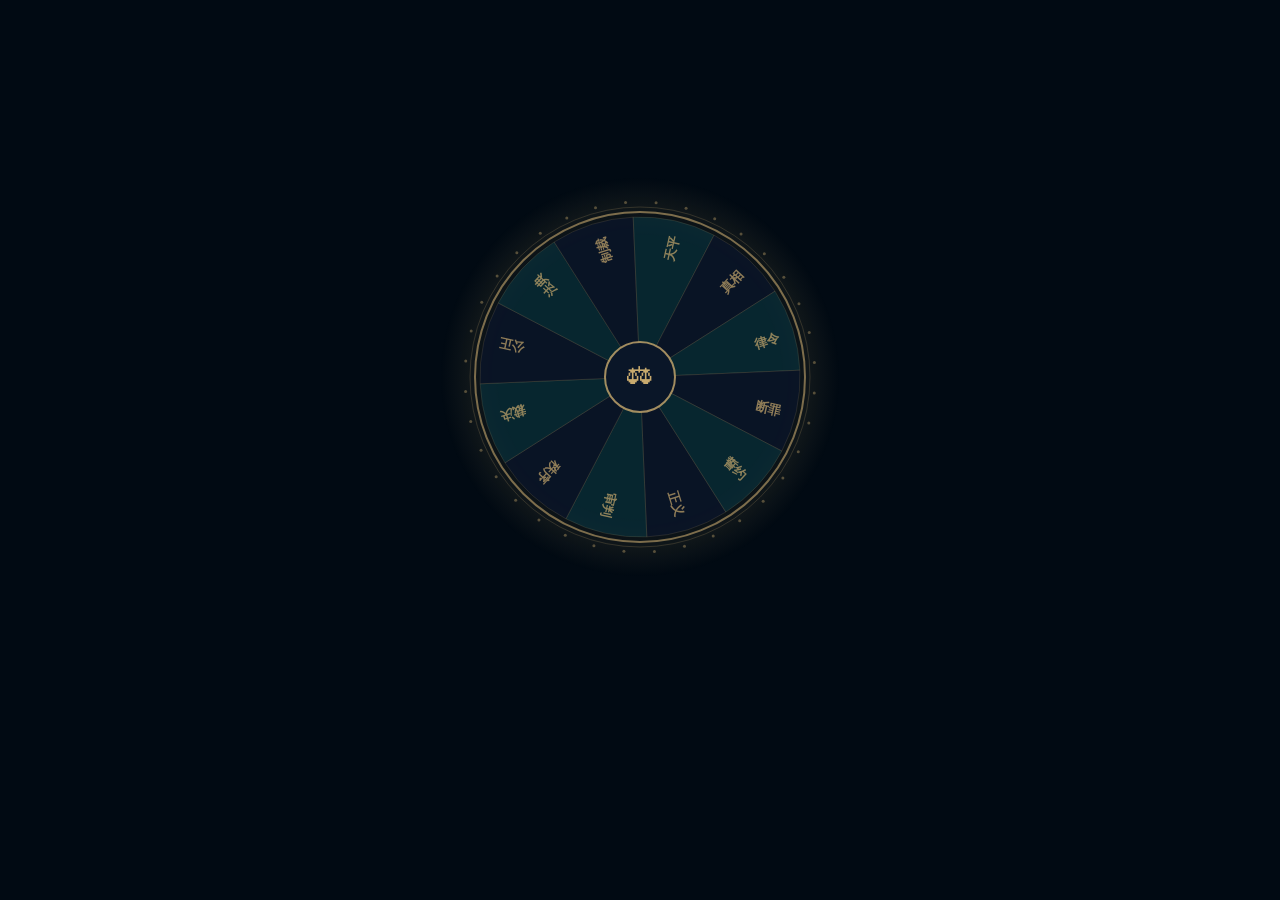
<file: index.html>
<!DOCTYPE html>
<html lang="zh-CN">
<head>
    <meta charset="UTF-8">
    <meta name="viewport" content="width=device-width, initial-scale=1.0">
    <title>英雄联盟 - 正义审判庭</title>
    <link rel="stylesheet" href="style.css">
</head>
<body>
    <!-- 开场动画层 -->
    <div id="intro-overlay" class="intro-overlay">
        <canvas id="intro-wheel" width="400" height="400"></canvas>
        <div id="intro-text" class="intro-text">
            <div class="intro-line line-1">THE TRIBUNAL</div>
            <div class="intro-line line-2">正 义 审 判 庭</div>
            <div class="intro-line line-3">审判之轮，即将转动</div>
        </div>
    </div>

    <!-- 登录页面 -->
    <div id="login-page" class="login-page">
        <div class="login-container">
            <div class="logo-area">
                <canvas id="logo-wheel" width="160" height="160"></canvas>
                <h1>正义审判庭</h1>
                <p class="subtitle">League of Legends Tribunal</p>
            </div>
            <div class="login-form">
                <div class="input-group">
                    <label>召唤师名称</label>
                    <input type="text" id="username" placeholder="输入你的名字" maxlength="16" autocomplete="off">
                </div>
                <button id="enter-btn">
                    <span class="btn-text">进入审判庭</span>
                    <span class="btn-arrow">&#9654;</span>
                </button>
            </div>
            <div class="online-count">
                已有 <span id="login-member-count">0</span> 位召唤师加入审判庭
            </div>
        </div>
        <div class="particles" id="particles"></div>
        <div class="corner-decor top-left"></div>
        <div class="corner-decor top-right"></div>
        <div class="corner-decor bottom-left"></div>
        <div class="corner-decor bottom-right"></div>
    </div>

    <!-- 跳转过渡层 -->
    <div id="exit-overlay" class="exit-overlay">
        <div class="exit-content">
            <div class="exit-wheel">&#9878;</div>
            <div class="exit-name" id="exit-name"></div>
            <div class="exit-sub">传送至审判庭...</div>
        </div>
    </div>

    <script src="intro.js"></script>
</body>
</html>
</file>
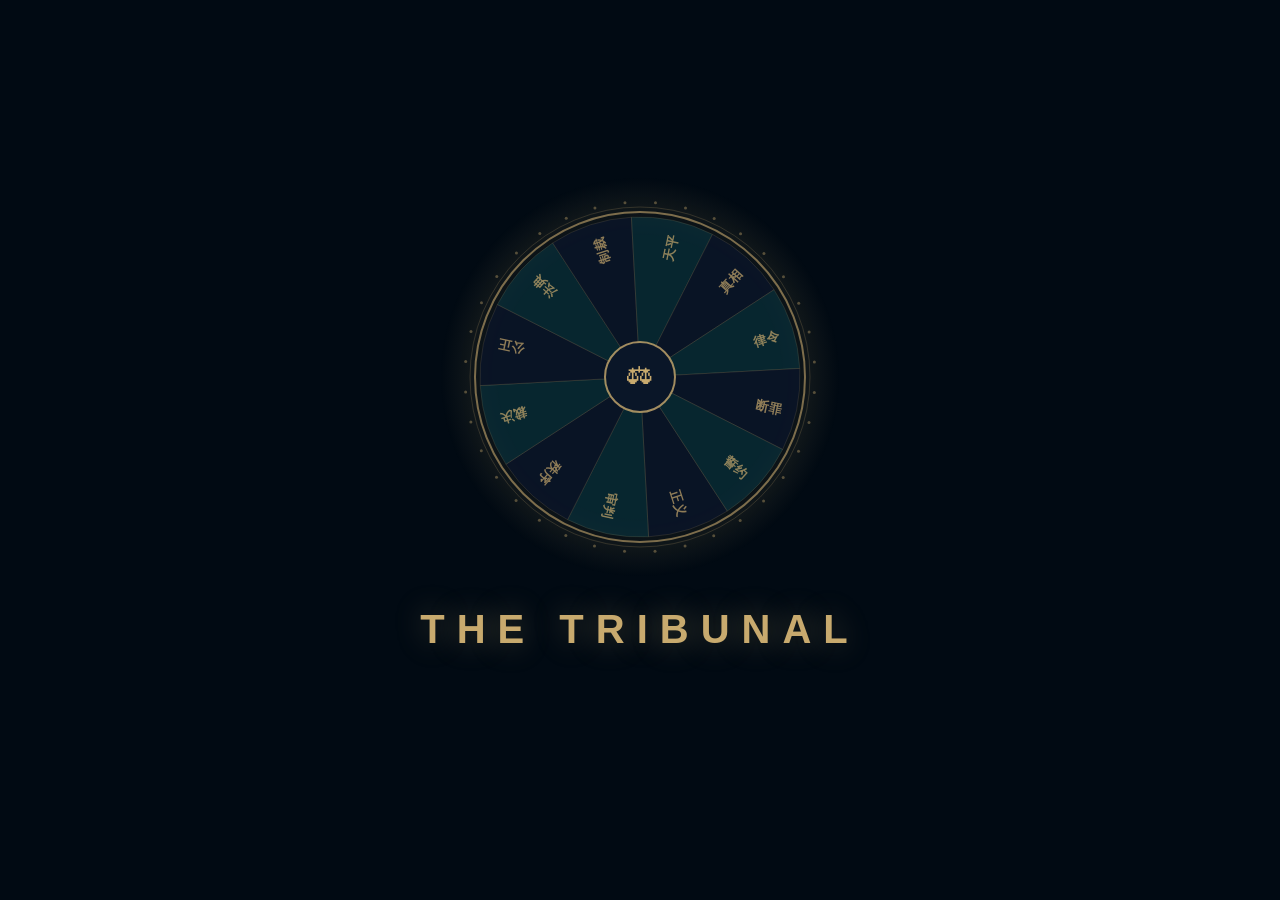
<file: tribunal.html>
<!DOCTYPE html>
<html lang="zh-CN">
<head>
    <meta charset="UTF-8">
    <meta name="viewport" content="width=device-width, initial-scale=1.0">
    <title>正义审判庭 - 审判之轮</title>
    <link rel="stylesheet" href="style.css">
</head>
<body>
    <header>
        <div class="header-left">
            <span class="header-logo">&#9878;</span>
            <span class="header-title">正义审判庭</span>
        </div>
        <div class="header-right">
            <span id="display-name" class="summoner-name"></span>
            <a href="index.html" class="logout-btn">退出</a>
        </div>
    </header>

    <!-- 入场过渡动画 -->
    <div id="enter-transition" class="enter-transition">
        <div class="transition-content">
            <div class="transition-wheel-icon">&#9878;</div>
            <div class="transition-name" id="transition-name"></div>
            <div class="transition-sub">正在进入审判庭...</div>
        </div>
    </div>

    <main>
        <!-- 成员管理 -->
        <section class="members-section">
            <div class="members-header">
                <h3>审判庭成员 (<span id="member-count">0</span>)</h3>
                <div class="member-actions">
                    <button class="clear-btn" onclick="clearMembers()">清空成员</button>
                </div>
            </div>
            <div id="member-list" class="member-list">
                <p class="empty-members">暂无成员，请邀请召唤师登录加入</p>
            </div>
            <div class="add-member-row">
                <input type="text" id="add-member-input" placeholder="手动添加成员名称" maxlength="16">
                <button onclick="addMemberManually()">添加</button>
            </div>
        </section>

        <!-- 转盘区域 -->
        <section class="wheel-section">
            <h2>转动审判之轮，选出被审判者</h2>
            <p class="wheel-desc">命运之轮将从所有召唤师中选出一位接受审判，英雄联盟的英雄将担任法官</p>
            <p id="wheel-warning" class="wheel-warning hidden">至少需要 2 位成员才能开始审判</p>

            <div class="wheel-wrapper">
                <div class="wheel-pointer">&#9660;</div>
                <canvas id="wheel-canvas" width="500" height="500"></canvas>
            </div>

            <button id="spin-btn" class="spin-button" onclick="spinWheel()" disabled>转动审判之轮</button>
        </section>

        <!-- 审判结果 -->
        <div id="result-panel" class="result-panel hidden">
            <div class="result-content">
                <div class="result-badge">&#9878;</div>
                <h2 id="result-title"></h2>
                <p id="result-desc"></p>

                <div class="judge-card" id="judge-card">
                    <div class="judge-card-header">主审法官</div>
                    <div class="judge-avatar" id="judge-avatar"></div>
                    <div class="judge-name" id="judge-hero-name"></div>
                    <div class="judge-title" id="judge-hero-title"></div>
                    <div class="judge-quote" id="judge-quote"></div>
                </div>

                <div class="result-info">
                    <div class="info-item">
                        <span class="info-label">被审判者</span>
                        <span id="result-accused" class="info-value accused-value"></span>
                    </div>
                    <div class="info-item">
                        <span class="info-label">主审法官</span>
                        <span id="result-judge" class="info-value"></span>
                    </div>
                    <div class="info-item">
                        <span class="info-label">发起人</span>
                        <span id="result-summoner" class="info-value"></span>
                    </div>
                    <div class="info-item">
                        <span class="info-label">案件编号</span>
                        <span id="result-case" class="info-value"></span>
                    </div>
                </div>
                <button class="retry-btn" onclick="resetWheel()">重新审判</button>
            </div>
        </div>

        <!-- 历史记录 -->
        <section class="history-section">
            <h3>审判记录</h3>
            <div id="history-list" class="history-list">
                <p class="empty-history">暂无审判记录</p>
            </div>
        </section>
    </main>

    <script src="app.js"></script>
</body>
</html>
</file>
<file: style.css>
* {
    margin: 0;
    padding: 0;
    box-sizing: border-box;
}

:root {
    --gold: #c8aa6e;
    --gold-dark: #a0844e;
    --gold-light: #f0e6d2;
    --blue-dark: #010a13;
    --blue-mid: #0a1628;
    --blue-light: #0a323c;
    --teal: #0ac8b9;
    --red: #e84057;
}

body {
    font-family: 'Segoe UI', 'Microsoft YaHei', sans-serif;
    background: var(--blue-dark);
    color: var(--gold-light);
    min-height: 100vh;
    overflow-x: hidden;
}

/* ========================================
   开场动画
   ======================================== */
.intro-overlay {
    position: fixed;
    inset: 0;
    z-index: 1000;
    background: var(--blue-dark);
    display: flex;
    flex-direction: column;
    align-items: center;
    justify-content: center;
    gap: 30px;
    transition: opacity 0.8s ease;
}

.intro-text {
    display: flex;
    flex-direction: column;
    align-items: center;
    gap: 12px;
}

.intro-line {
    opacity: 0;
    transform: translateY(20px);
    transition: all 0.8s ease;
}

.intro-line.show {
    opacity: 1;
    transform: translateY(0);
}

.line-1 {
    font-size: 40px;
    color: var(--gold);
    letter-spacing: 12px;
    font-weight: bold;
    text-shadow: 0 0 30px rgba(200,170,110,0.4);
}

.line-2 {
    font-size: 22px;
    color: var(--gold-dark);
    letter-spacing: 10px;
}

.line-3 {
    font-size: 14px;
    color: rgba(200,170,110,0.5);
    letter-spacing: 4px;
}

/* ========================================
   登录页
   ======================================== */
.login-page {
    min-height: 100vh;
    display: flex;
    align-items: center;
    justify-content: center;
    background: radial-gradient(ellipse at center, #0a1628 0%, #010a13 70%);
    position: relative;
    overflow: hidden;
    opacity: 0;
    transition: opacity 0.8s ease;
}

.login-page.visible {
    opacity: 1;
}

.login-container {
    text-align: center;
    z-index: 2;
    animation: fadeInUp 0.8s ease 0.2s both;
}

@keyframes fadeInUp {
    from { opacity: 0; transform: translateY(30px); }
    to { opacity: 1; transform: translateY(0); }
}

.logo-area {
    display: flex;
    flex-direction: column;
    align-items: center;
}

.logo-area canvas {
    margin-bottom: 15px;
}

.logo-area h1 {
    font-size: 48px;
    color: var(--gold);
    letter-spacing: 8px;
    text-shadow: 0 0 20px rgba(200,170,110,0.3);
}

.subtitle {
    font-size: 14px;
    color: var(--gold-dark);
    letter-spacing: 4px;
    margin-top: 8px;
    text-transform: uppercase;
}

.login-form {
    margin-top: 45px;
    display: flex;
    flex-direction: column;
    align-items: center;
    gap: 20px;
}

.input-group {
    display: flex;
    flex-direction: column;
    align-items: center;
    gap: 8px;
}

.input-group label {
    font-size: 12px;
    color: var(--gold-dark);
    letter-spacing: 3px;
    text-transform: uppercase;
}

.login-form input {
    width: 320px;
    padding: 14px 20px;
    background: rgba(10,50,60,0.6);
    border: 1px solid var(--gold-dark);
    color: var(--gold-light);
    font-size: 16px;
    text-align: center;
    outline: none;
    transition: all 0.3s;
}

.login-form input::placeholder {
    color: rgba(200,170,110,0.4);
}

.login-form input:focus {
    border-color: var(--gold);
    box-shadow: 0 0 15px rgba(200,170,110,0.2);
}

.login-form input.shake {
    animation: shake 0.4s ease;
}

@keyframes shake {
    0%, 100% { transform: translateX(0); }
    25% { transform: translateX(-8px); }
    75% { transform: translateX(8px); }
}

#enter-btn {
    width: 320px;
    padding: 14px;
    background: linear-gradient(180deg, var(--gold) 0%, var(--gold-dark) 100%);
    border: none;
    color: var(--blue-dark);
    font-size: 18px;
    font-weight: bold;
    letter-spacing: 4px;
    cursor: pointer;
    transition: all 0.3s;
    clip-path: polygon(5% 0, 95% 0, 100% 50%, 95% 100%, 5% 100%, 0 50%);
    display: flex;
    align-items: center;
    justify-content: center;
    gap: 10px;
}

#enter-btn:hover {
    transform: scale(1.03);
    box-shadow: 0 0 25px rgba(200,170,110,0.4);
}

.btn-arrow {
    font-size: 12px;
    transition: transform 0.3s;
}

#enter-btn:hover .btn-arrow {
    transform: translateX(4px);
}

.online-count {
    margin-top: 35px;
    color: var(--gold-dark);
    font-size: 13px;
}

.online-count span {
    color: var(--teal);
    font-weight: bold;
}

/* 角落装饰 */
.corner-decor {
    position: absolute;
    width: 60px;
    height: 60px;
    border-color: rgba(200,170,110,0.15);
    border-style: solid;
    border-width: 0;
    z-index: 1;
}

.corner-decor.top-left { top: 30px; left: 30px; border-top-width: 1px; border-left-width: 1px; }
.corner-decor.top-right { top: 30px; right: 30px; border-top-width: 1px; border-right-width: 1px; }
.corner-decor.bottom-left { bottom: 30px; left: 30px; border-bottom-width: 1px; border-left-width: 1px; }
.corner-decor.bottom-right { bottom: 30px; right: 30px; border-bottom-width: 1px; border-right-width: 1px; }

/* ========================================
   跳转过渡动画
   ======================================== */
.exit-overlay {
    position: fixed;
    inset: 0;
    z-index: 2000;
    background: var(--blue-dark);
    display: flex;
    align-items: center;
    justify-content: center;
    opacity: 0;
    pointer-events: none;
    transition: opacity 0.5s ease;
}

.exit-overlay.active {
    opacity: 1;
    pointer-events: all;
}

.exit-content {
    text-align: center;
}

.exit-wheel {
    font-size: 100px;
    color: var(--gold);
    text-shadow: 0 0 50px rgba(200,170,110,0.5);
    animation: exitSpin 1.5s ease-in-out;
}

@keyframes exitSpin {
    0% { transform: rotate(0) scale(0.5); opacity: 0; }
    30% { opacity: 1; }
    100% { transform: rotate(720deg) scale(1); opacity: 1; }
}

.exit-name {
    font-size: 24px;
    color: var(--gold);
    letter-spacing: 6px;
    margin-top: 20px;
    animation: fadeInUp 0.5s ease 0.4s both;
}

.exit-sub {
    font-size: 14px;
    color: var(--gold-dark);
    letter-spacing: 3px;
    margin-top: 10px;
    animation: fadeInUp 0.5s ease 0.6s both;
}

/* 粒子 */
.particles {
    position: absolute;
    inset: 0;
    z-index: 1;
    pointer-events: none;
}

.particle {
    position: absolute;
    width: 3px;
    height: 3px;
    background: var(--gold);
    border-radius: 50%;
    opacity: 0;
    animation: float linear infinite;
}

@keyframes float {
    0% { opacity: 0; transform: translateY(100vh); }
    10% { opacity: 0.6; }
    90% { opacity: 0.6; }
    100% { opacity: 0; transform: translateY(-10vh); }
}

/* ========================================
   入场过渡（tribunal页）
   ======================================== */
.enter-transition {
    position: fixed;
    inset: 0;
    z-index: 100;
    background: var(--blue-dark);
    display: flex;
    align-items: center;
    justify-content: center;
    transition: opacity 0.8s ease;
}

.enter-transition.fade-out {
    opacity: 0;
    pointer-events: none;
}

.transition-content {
    text-align: center;
    animation: fadeInUp 0.6s ease;
}

.transition-wheel-icon {
    font-size: 80px;
    color: var(--gold);
    animation: spinIn 1.2s ease;
    text-shadow: 0 0 40px rgba(200,170,110,0.4);
}

@keyframes spinIn {
    from { transform: rotate(-180deg) scale(0.3); opacity: 0; }
    to { transform: rotate(0) scale(1); opacity: 1; }
}

.transition-name {
    font-size: 28px;
    color: var(--gold);
    letter-spacing: 6px;
    margin-top: 20px;
    animation: fadeInUp 0.6s ease 0.3s both;
}

.transition-sub {
    font-size: 14px;
    color: var(--gold-dark);
    margin-top: 12px;
    letter-spacing: 3px;
    animation: fadeInUp 0.6s ease 0.5s both;
}

/* ========================================
   主页面 Header
   ======================================== */
header {
    display: flex;
    justify-content: space-between;
    align-items: center;
    padding: 15px 30px;
    background: rgba(10,22,40,0.95);
    border-bottom: 1px solid var(--gold-dark);
}

.header-left {
    display: flex;
    align-items: center;
    gap: 10px;
}

.header-logo {
    font-size: 28px;
    color: var(--gold);
}

.header-title {
    font-size: 20px;
    color: var(--gold);
    letter-spacing: 3px;
}

.header-right {
    display: flex;
    align-items: center;
    gap: 15px;
}

.summoner-name {
    color: var(--teal);
    font-size: 14px;
}

.logout-btn {
    padding: 6px 16px;
    background: transparent;
    border: 1px solid var(--gold-dark);
    color: var(--gold-dark);
    cursor: pointer;
    font-size: 13px;
    transition: all 0.3s;
    text-decoration: none;
}

.logout-btn:hover {
    border-color: var(--gold);
    color: var(--gold);
}

main {
    max-width: 800px;
    margin: 0 auto;
    padding: 40px 20px;
}

/* ========================================
   成员管理
   ======================================== */
.members-section {
    margin-bottom: 40px;
    background: rgba(10,22,40,0.6);
    border: 1px solid rgba(200,170,110,0.2);
    padding: 20px;
    animation: fadeInUp 0.6s ease 0.8s both;
}

.members-header {
    display: flex;
    justify-content: space-between;
    align-items: center;
    margin-bottom: 15px;
}

.members-header h3 {
    color: var(--gold);
    font-size: 16px;
}

.clear-btn {
    padding: 4px 12px;
    background: transparent;
    border: 1px solid var(--red);
    color: var(--red);
    cursor: pointer;
    font-size: 12px;
    transition: all 0.3s;
}

.clear-btn:hover {
    background: rgba(232,64,87,0.1);
}

.member-list {
    display: flex;
    flex-wrap: wrap;
    gap: 8px;
    min-height: 40px;
}

.empty-members {
    color: var(--gold-dark);
    font-size: 13px;
    width: 100%;
    text-align: center;
    padding: 10px;
}

.member-tag {
    display: flex;
    align-items: center;
    gap: 6px;
    padding: 6px 12px;
    background: rgba(10,50,60,0.4);
    border-left: 3px solid;
    font-size: 13px;
}

.member-dot {
    width: 8px;
    height: 8px;
    border-radius: 50%;
    flex-shrink: 0;
}

.member-remove {
    background: none;
    border: none;
    color: var(--gold-dark);
    cursor: pointer;
    font-size: 16px;
    line-height: 1;
    padding: 0 2px;
    transition: color 0.2s;
}

.member-remove:hover {
    color: var(--red);
}

.add-member-row {
    display: flex;
    gap: 8px;
    margin-top: 12px;
}

.add-member-row input {
    flex: 1;
    padding: 8px 12px;
    background: rgba(10,50,60,0.4);
    border: 1px solid rgba(200,170,110,0.3);
    color: var(--gold-light);
    font-size: 13px;
    outline: none;
}

.add-member-row input::placeholder {
    color: rgba(200,170,110,0.3);
}

.add-member-row input:focus {
    border-color: var(--gold);
}

.add-member-row button {
    padding: 8px 18px;
    background: rgba(200,170,110,0.15);
    border: 1px solid var(--gold-dark);
    color: var(--gold);
    cursor: pointer;
    font-size: 13px;
    transition: all 0.3s;
}

.add-member-row button:hover {
    background: rgba(200,170,110,0.25);
}

/* ========================================
   转盘
   ======================================== */
.wheel-section {
    text-align: center;
    animation: fadeInUp 0.6s ease 1s both;
}

.wheel-section h2 {
    color: var(--gold);
    font-size: 24px;
    margin-bottom: 8px;
}

.wheel-desc {
    color: var(--gold-dark);
    font-size: 14px;
    margin-bottom: 10px;
}

.wheel-warning {
    color: var(--red);
    font-size: 13px;
    margin-bottom: 20px;
}

.wheel-warning.hidden {
    display: none;
}

.wheel-wrapper {
    position: relative;
    display: inline-block;
    margin: 0 auto;
}

.wheel-pointer {
    position: absolute;
    top: -18px;
    left: 50%;
    transform: translateX(-50%);
    font-size: 36px;
    color: var(--red);
    z-index: 10;
    filter: drop-shadow(0 0 6px rgba(232,64,87,0.6));
}

#wheel-canvas {
    display: block;
    margin: 0 auto;
    filter: drop-shadow(0 0 20px rgba(200,170,110,0.15));
}

.spin-button {
    margin-top: 30px;
    padding: 16px 50px;
    background: linear-gradient(180deg, var(--gold) 0%, var(--gold-dark) 100%);
    border: none;
    color: var(--blue-dark);
    font-size: 18px;
    font-weight: bold;
    letter-spacing: 3px;
    cursor: pointer;
    transition: all 0.3s;
    clip-path: polygon(3% 0, 97% 0, 100% 50%, 97% 100%, 3% 100%, 0 50%);
}

.spin-button:hover {
    transform: scale(1.05);
    box-shadow: 0 0 25px rgba(200,170,110,0.4);
}

.spin-button:disabled {
    opacity: 0.5;
    cursor: not-allowed;
    transform: none;
}

/* ========================================
   结果面板
   ======================================== */
.result-panel {
    margin-top: 40px;
    animation: fadeInUp 0.6s ease;
}

.result-panel.hidden {
    display: none;
}

.result-content {
    background: linear-gradient(135deg, rgba(10,50,60,0.8), rgba(10,22,40,0.9));
    border: 1px solid var(--gold);
    padding: 40px;
    text-align: center;
}

.result-badge {
    font-size: 50px;
    color: var(--gold);
    margin-bottom: 10px;
    animation: spinIn 0.8s ease;
}

.result-content h2 {
    color: var(--gold);
    font-size: 28px;
    margin-bottom: 10px;
}

.result-content p {
    color: var(--gold-dark);
    margin-bottom: 25px;
}

.result-info {
    display: flex;
    justify-content: center;
    gap: 40px;
    margin-bottom: 30px;
    flex-wrap: wrap;
}

.info-item {
    display: flex;
    flex-direction: column;
    gap: 5px;
}

.info-label {
    font-size: 12px;
    color: var(--gold-dark);
    text-transform: uppercase;
    letter-spacing: 2px;
}

.info-value {
    font-size: 18px;
    color: var(--teal);
    font-weight: bold;
}

.retry-btn {
    padding: 12px 35px;
    background: transparent;
    border: 1px solid var(--gold);
    color: var(--gold);
    font-size: 15px;
    cursor: pointer;
    letter-spacing: 2px;
    transition: all 0.3s;
}

.retry-btn:hover {
    background: rgba(200,170,110,0.1);
}

/* 法官英雄卡片 */
.judge-card {
    background: linear-gradient(135deg, rgba(232,64,87,0.1), rgba(10,22,40,0.8));
    border: 1px solid rgba(232,64,87,0.4);
    padding: 25px;
    margin-bottom: 30px;
    text-align: center;
    animation: judgeReveal 0.8s ease 0.3s both;
}

@keyframes judgeReveal {
    from { opacity: 0; transform: scale(0.8); }
    to { opacity: 1; transform: scale(1); }
}

.judge-card-header {
    font-size: 12px;
    color: var(--red);
    letter-spacing: 4px;
    text-transform: uppercase;
    margin-bottom: 15px;
}

.judge-avatar {
    font-size: 56px;
    margin-bottom: 10px;
    animation: spinIn 0.8s ease;
}

.judge-name {
    font-size: 26px;
    color: var(--gold);
    font-weight: bold;
    letter-spacing: 3px;
}

.judge-title {
    font-size: 14px;
    color: var(--gold-dark);
    margin-top: 4px;
    letter-spacing: 2px;
}

.judge-quote {
    font-size: 14px;
    color: rgba(200,170,110,0.6);
    font-style: italic;
    margin-top: 15px;
    line-height: 1.6;
}

.accused-value {
    color: var(--red) !important;
}

.hi-accused {
    color: var(--red);
    font-weight: bold;
}

/* ========================================
   历史记录
   ======================================== */
.history-section {
    margin-top: 50px;
    animation: fadeInUp 0.6s ease 1.2s both;
}

.history-section h3 {
    color: var(--gold);
    font-size: 18px;
    margin-bottom: 15px;
    padding-bottom: 10px;
    border-bottom: 1px solid rgba(200,170,110,0.2);
}

.history-list {
    display: flex;
    flex-direction: column;
    gap: 8px;
}

.empty-history {
    color: var(--gold-dark);
    font-size: 14px;
    text-align: center;
    padding: 20px;
}

.history-item {
    display: flex;
    justify-content: space-between;
    align-items: center;
    padding: 12px 16px;
    background: rgba(10,50,60,0.3);
    border-left: 3px solid var(--gold-dark);
    font-size: 14px;
    flex-wrap: wrap;
    gap: 5px;
}

.history-item .hi-judge {
    color: var(--teal);
    font-weight: bold;
}

.history-item .hi-time {
    color: var(--gold-dark);
    font-size: 12px;
}

/* ========================================
   响应式
   ======================================== */
@media (max-width: 600px) {
    .logo-area h1 { font-size: 32px; }
    .login-form input, #enter-btn { width: 280px; }
    #wheel-canvas { width: 320px; height: 320px; }
    .result-info { gap: 20px; }
    .members-header { flex-direction: column; gap: 10px; }
    .line-1 { font-size: 28px; letter-spacing: 6px; }
    .line-2 { font-size: 16px; }
    #intro-wheel { width: 280px; height: 280px; }
}
</file>
